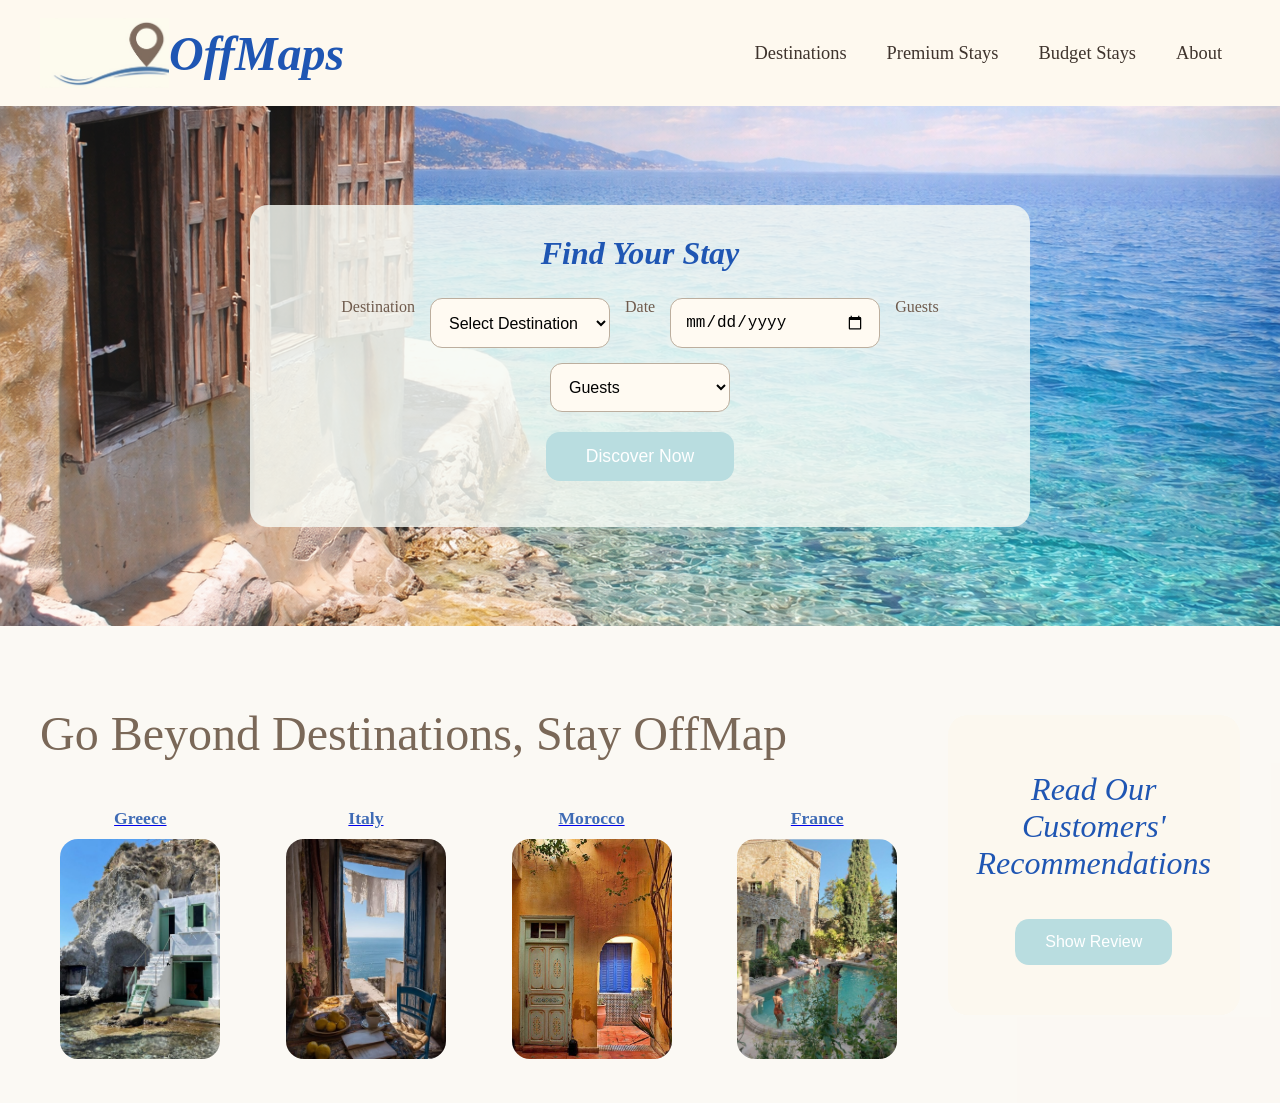
<file: index.html>
<!DOCTYPE html>
<html lang="en">
<head>
  <meta charset="UTF-8">
  <meta name="viewport" content="width=device-width, initial-scale=1.0">
  <title>OffMaps | Hidden Stays</title>
  <meta name="description" content="Discover hidden stays in Greece, Italy, Morocco and France with OffMaps.">
  <link rel="stylesheet" href="style.css">
</head>
<body>

  <header class="site-header">
    <div class="logo">
      <img src="images/offmapslogo.jpg" alt="OffMaps Logo">
      <span>OffMaps</span>
    </div>

    <nav class="main-nav">
      <a href="destinations.html">Destinations</a>
      <a href="#">Premium Stays</a>
      <a href="#">Budget Stays</a>
      <a href="#">About</a>
    </nav>
  </header>

  <section class="hero">
    <div class="hero-overlay">
      <div class="search-box">
        <h2>Find Your Stay</h2>

        <form id="stayForm" onsubmit="return searchStays()">
          <div class="form-row">
            <label for="destination">Destination</label>
            <select id="destination" name="destination" required>
              <option value="">Select Destination</option>
              <option value="Greece">Greece</option>
              <option value="Italy">Italy</option>
              <option value="Morocco">Morocco</option>
              <option value="France">France</option>
            </select>

            <label for="travelDate">Date</label>
            <input type="date" id="travelDate" name="travelDate" required>

            <label for="guests">Guests</label>
            <select id="guests" name="guests">
              <option value="">Guests</option>
              <option value="1">1 Guest</option>
              <option value="2">2 Guests</option>
              <option value="3">3 Guests</option>
              <option value="4">4+ Guests</option>
            </select>
          </div>

          <button type="submit">Discover Now</button>
        </form>

        <p id="formMessage"></p>
      </div>
    </div>
  </section>

  <section class="intro-section">
    <div class="intro-left">
      <h1>Go Beyond Destinations, Stay OffMap</h1>

      <div class="country-cards">
        <div class="country-card">
          <a href="greece.html">
            <h3>Greece</h3>
            <img src="images/ greecehome.jpg" alt="Greece stay">
          </a>
        </div>

        <div class="country-card">
          <a href="#">
            <h3>Italy</h3>
            <img src="images/italy.jpg" alt="Italy stay">
          </a>
        </div>

        <div class="country-card">
          <a href="#">
            <h3>Morocco</h3>
            <img src="images/moroccohome.jpg" alt="Morocco stay">
          </a>
        </div>

        <div class="country-card">
          <a href="#">
            <h3>France</h3>
            <img src="images/francehome.jpg" alt="France stay">
          </a>
        </div>
      </div>
    </div>

    <aside class="review-box">
      <h2>Read Our Customers' Recommendations</h2>
      <button onclick="showReview()">Show Review</button>
      <p id="reviewText"></p>
    </aside>
  </section>

  <script>
    function searchStays() {
      document.getElementById("formMessage").innerHTML = "Searching for your perfect stay...";
      return false;
    }

    function showReview() {
      document.getElementById("reviewText").innerHTML = "'OffMaps helped us find a hidden villa in Greece we never would have found on our own!' - Sarah J.";
    }
  </script>

</body>
</html>
</file>
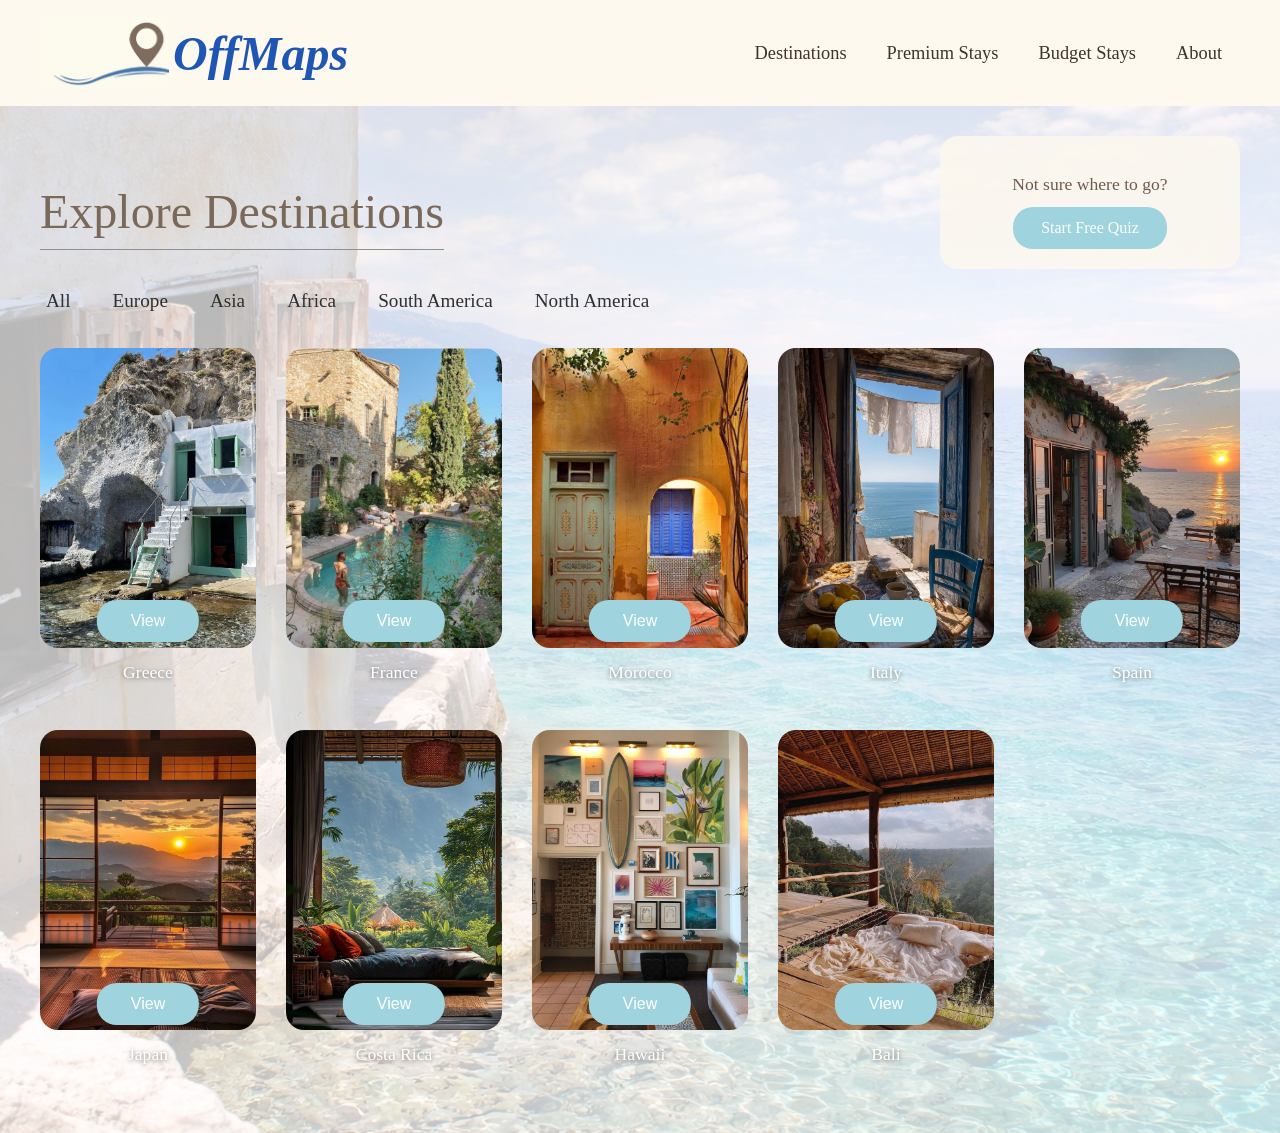
<file: destinations.html>
<!DOCTYPE html>
<html lang="en">
<head>
  <meta charset="UTF-8">
  <meta name="viewport" content="width=device-width, initial-scale=1.0">
  <title>OffMaps | Destinations</title>
  <meta name="description" content="Explore hidden destinations and unique stays with OffMaps.">
  <link rel="stylesheet" href="style.css">
</head>
<body>

  <header class="site-header">
    <div class="logo">
      <a href="index.html">
        <img src="images/offmapslogo.jpg" alt="OffMaps Logo">
        <span>OffMaps</span>
      </a>
    </div>

    <nav class="main-nav">
      <a href="destinations.html">Destinations</a>
      <a href="#">Premium Stays</a>
      <a href="#">Budget Stays</a>
      <a href="#">About</a>
    </nav>
  </header>

  <section class="destinations-page">
    <div class="destinations-overlay">

      <div class="destinations-top">
        <h1>Explore Destinations</h1>
        <div class="quiz-box">
          <p>Not sure where to go?</p>
          <a href="quiz.html" class="quiz-button">Start Free Quiz</a>
        </div>
      </div>

      <div class="continent-nav">
        <button class="continent-button" onclick="selectContinent(this)">All</button>
        <button class="continent-button" onclick="selectContinent(this)">Europe</button>
        <button class="continent-button" onclick="selectContinent(this)">Asia</button>
        <button class="continent-button" onclick="selectContinent(this)">Africa</button>
        <button class="continent-button" onclick="selectContinent(this)">South America</button>
        <button class="continent-button" onclick="selectContinent(this)">North America</button>
      </div>

      <div class="destination-grid">
        <div class="destination-card">
          <img src="images/ greecehome.jpg" alt="Greece stay">
          <a href="greece.html"><button type="button">View</button></a>
          <h3>Greece</h3>
        </div>

        <div class="destination-card">
          <img src="images/francehome.jpg" alt="France stay">
          <button type="button">View</button>
          <h3>France</h3>
        </div>

        <div class="destination-card">
          <img src="images/moroccohome.jpg" alt="Morocco stay">
          <button type="button">View</button>
          <h3>Morocco</h3>
        </div>

        <div class="destination-card">
          <img src="images/italy.jpg" alt="Italy stay">
          <button type="button">View</button>
          <h3>Italy</h3>
        </div>

        <div class="destination-card">
          <img src="images/spain.jpg" alt="Spain stay">
          <button type="button">View</button>
          <h3>Spain</h3>
        </div>

        <div class="destination-card">
          <img src="images/japan.jpg" alt="Japan stay">
          <button type="button">View</button>
          <h3>Japan</h3>
        </div>

        <div class="destination-card">
          <img src="images/ costarica.jpg" alt="Costa Rica stay">
          <button type="button">View</button>
          <h3>Costa Rica</h3>
        </div>

        <div class="destination-card">
          <img src="images/Hawaii.jpg" alt="Hawaii stay">
          <button type="button">View</button>
          <h3>Hawaii</h3>
        </div>

        <div class="destination-card">
          <img src="images/bali.jpg" alt="Bali stay">
          <button type="button">View</button>
          <h3>Bali</h3>
        </div>

      </div>

    </div>
  </section>

  <script>
    function selectContinent(element) {
      element.style.backgroundColor = "lightblue";
      element.style.color = "black";
    }
  </script>

</body>
</html>
</file>
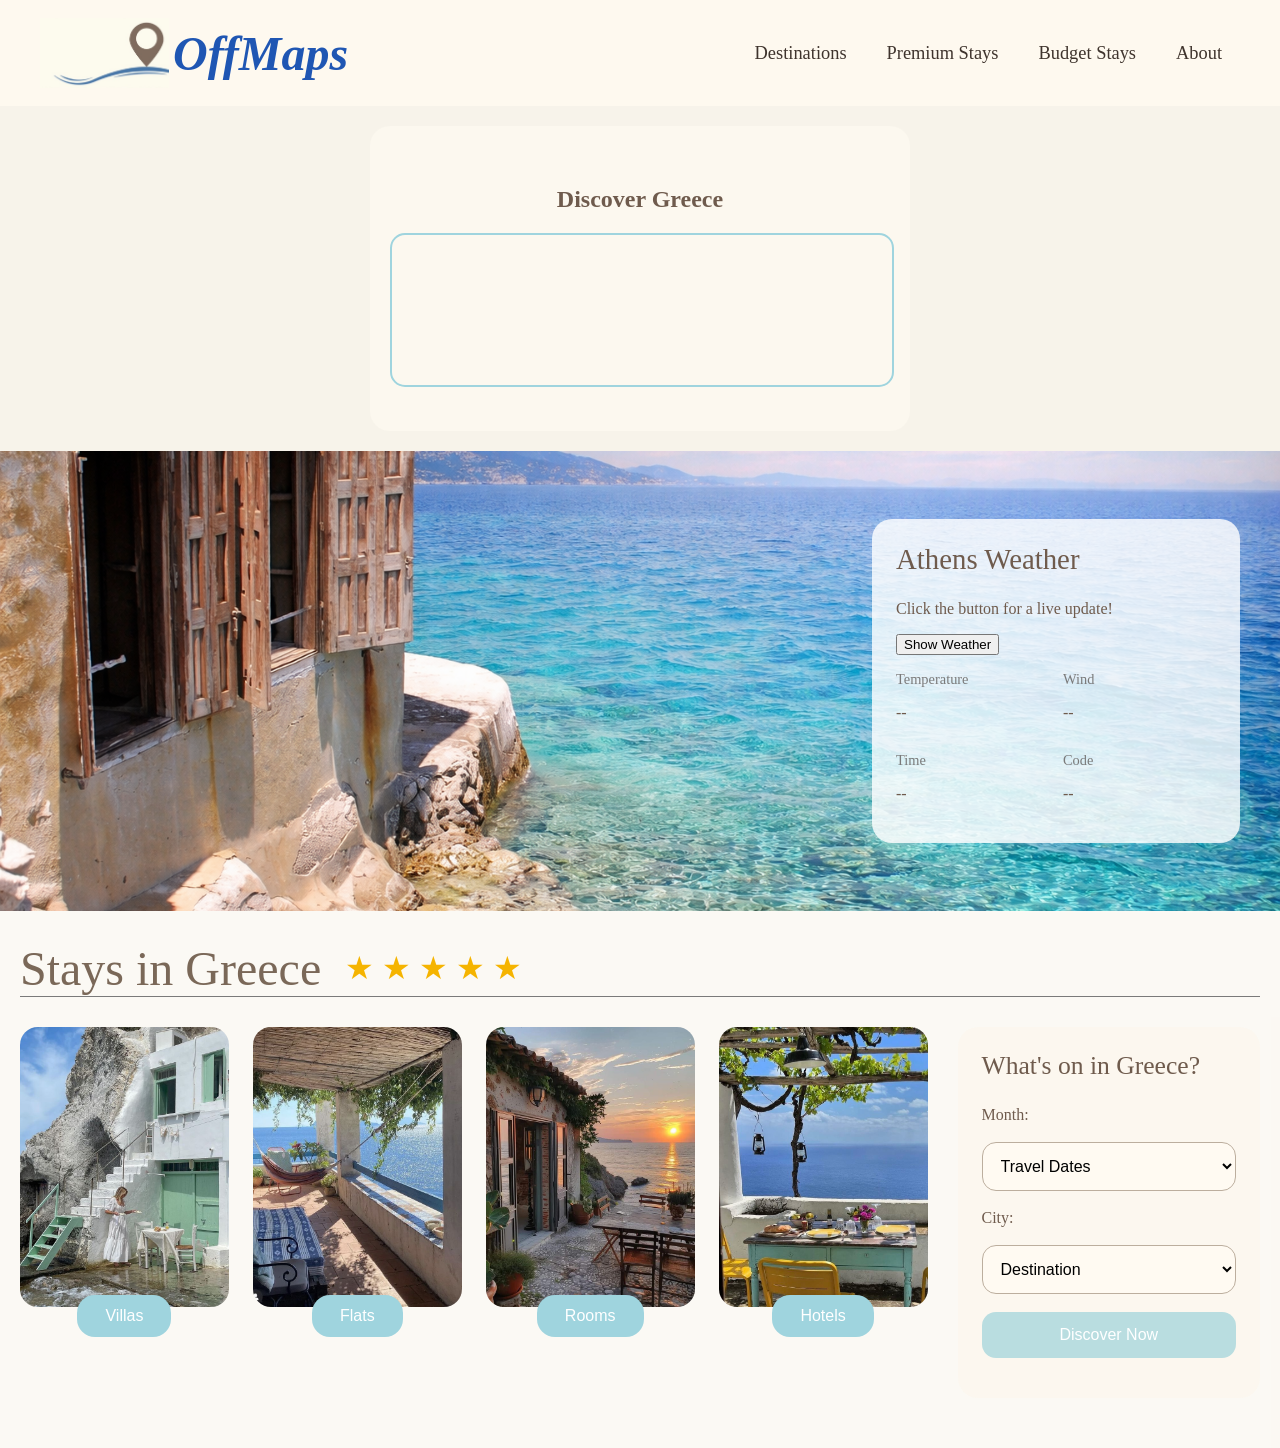
<file: greece.html>
<!DOCTYPE html>
<html lang="en">
<head>
  <meta charset="UTF-8">
  <meta name="viewport" content="width=device-width, initial-scale=1.0">
  <title>OffMaps | Stays in Greece</title>
  <meta name="description" content="Explore villas, flats, rooms and hotels in Greece with live Athens weather.">
  <link rel="stylesheet" href="style.css">
</head>
<body>

  <header class="site-header">
    <div class="logo">
      <a href="index.html">
        <img src="images/offmapslogo.jpg" alt="OffMaps Logo">
        <span>OffMaps</span>
      </a>
    </div>

    <nav class="main-nav">
      <a href="destinations.html">Destinations</a>
      <a href="#">Premium Stays</a>
      <a href="#">Budget Stays</a>
      <a href="#">About</a>
    </nav>
  </header>

  <section class="video-section">
  <div class="video-box">
    <h2>Discover Greece</h2>
    <iframe 
      width="560" 
      height="315" 
      src="https://www.youtube.com/embed/AKGkbdILcjU?si=XsSmKkEmdlSlWuHI" 
      title="YouTube video player" 
      frameborder="0" 
      allow="accelerometer; autoplay; clipboard-write; encrypted-media; gyroscope; picture-in-picture; web-share" 
      referrerpolicy="strict-origin-when-cross-origin" 
      allowfullscreen>
    </iframe>
  </div>
 </section>
    

  <section class="greece-hero">
    <div class="greece-weather-box">
      <h2>Athens Weather</h2>
      <p id="weatherStatus">Click the button for a live update!</p>
      <button onclick="getAthensWeather()">Show Weather</button>
      
      <div class="weather-grid">
        <div>
          <span class="weather-label">Temperature</span>
          <p id="temp">--</p>
        </div>
        <div>
          <span class="weather-label">Wind</span>
          <p id="wind">--</p>
        </div>
        <div>
          <span class="weather-label">Time</span>
          <p id="time">--</p>
        </div>
        <div>
          <span class="weather-label">Code</span>
          <p id="code">--</p>
        </div>
      </div>
    </div>
  </section>

  <section class="greece-page-section">
    <div class="greece-title-row">
      <h1>Stays in Greece</h1>
      <div class="stars">★ ★ ★ ★ ★</div>
    </div>

    <div class="greece-content">
      <div class="greece-stays-grid">
        <div class="stay-card">
          <img src="images/greecevillas.jpg" alt="Villa stay in Greece">
          <button>Villas</button>
        </div>
        <div class="stay-card">
          <img src="images/greeceflats.jpg" alt="Flat style stay with sea view">
          <button>Flats</button>
        </div>
        <div class="stay-card">
          <img src="images/spain.jpg" alt="Room stay in Greece">
          <button>Rooms</button>
        </div>
        <div class="stay-card">
          <img src="images/greecehotels.jpg" alt="Hotel stay in Greece">
          <button>Hotels</button>
        </div>
      </div>

      <aside class="trip-box">
        <h3>What's on in Greece?</h3>
        <form id="greeceTripForm" action="/action_page.php" onsubmit="return handleGreeceForm()">
          <label for="travelMonth">Month:</label>
          <select id="travelMonth" name="travelMonth" required>
            <option value="">Travel Dates</option>
            <option>April</option>
            <option>May</option>
            <option>June</option>
          </select>

          <label for="city">City:</label>
          <select id="city" name="city" required>
            <option value="">Destination</option>
            <option>Athens</option>
            <option>Santorini</option>
          </select>

          <button type="submit">Discover Now</button>
        </form>
        <p id="tripMessage"></p>
      </aside>
    </div>
  </section>

  <script>
    function getAthensWeather() {
      document.getElementById("weatherStatus").innerHTML = "Fetching data...";
      
      document.getElementById("temp").innerHTML = "22°C";
      document.getElementById("wind").innerHTML = "12 km/h";
      document.getElementById("time").innerHTML = "14:30";
      document.getElementById("code").innerHTML = "Code: 0";
      document.getElementById("weatherStatus").innerHTML = "Live weather in Athens right now";
    }

    function handleGreeceForm() {
      document.getElementById("tripMessage").innerHTML = "Your Greece trip ideas are ready to explore.";
      return false;
    }
  </script>

</body>
</html>
</file>
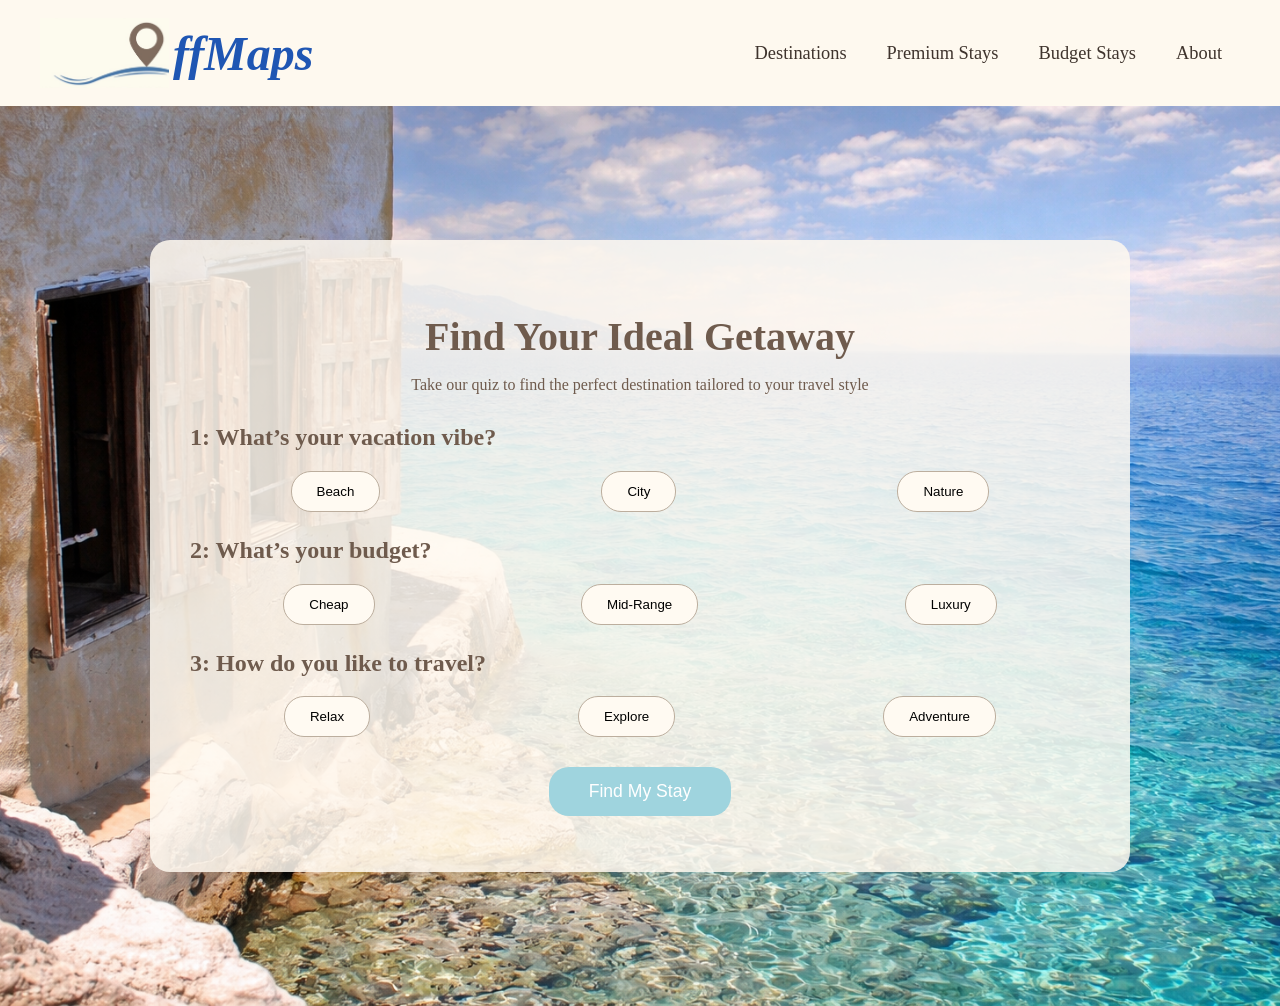
<file: quiz.html>
<!DOCTYPE html>
<html lang="en">
<head>
  <meta charset="UTF-8">
  <meta name="viewport" content="width=device-width, initial-scale=1.0">
  <title>OffMaps | Travel Quiz</title>
  <meta name="description" content="Take our travel quiz to find your perfect destination.">
  <link rel="stylesheet" href="style.css">
</head>
<body>

<header class="site-header">
  <div class="logo">
    <a href="index.html">
      <img src="images/offmapslogo.jpg">
      <span>ffMaps</span>
    </a>
  </div>

  <nav class="main-nav">
    <a href="destinations.html">Destinations</a>
    <a href="#">Premium Stays</a>
    <a href="#">Budget Stays</a>
    <a href="#">About</a>
  </nav>
</header>

<section class="quiz-hero">

  <div class="quiz-container">

    <div class="quiz-header">
      <h1>Find Your Ideal Getaway</h1>
      <p>Take our quiz to find the perfect destination tailored to your travel style</p>
    </div>

    <!-- QUESTION 1 -->
    <div class="quiz-question">
  <h2>1: What’s your vacation vibe?</h2>
  <div class="quiz-images">
    <button class="quiz-option" onclick="selectOption(this)">Beach</button>
    <button class="quiz-option" onclick="selectOption(this)">City</button>
    <button class="quiz-option" onclick="selectOption(this)">Nature</button>
  </div>
 </div>

    <!-- QUESTION 2 -->
    <div class="quiz-question">
  <h2>2: What’s your budget?</h2>
  <div class="quiz-buttons">
    <button class="quiz-option" onclick="selectOption(this)">Cheap</button>
    <button class="quiz-option" onclick="selectOption(this)">Mid-Range</button>
    <button class="quiz-option" onclick="selectOption(this)">Luxury</button>
  </div>
 </div>

    <!-- QUESTION 3 -->
    <div class="quiz-question">
  <h2>3: How do you like to travel?</h2>
  <div class="quiz-buttons">
    <button class="quiz-option" onclick="selectOption(this)">Relax</button>
    <button class="quiz-option" onclick="selectOption(this)">Explore</button>
    <button class="quiz-option" onclick="selectOption(this)">Adventure</button>
  </div>
 </div>

    <button id="quizSubmit" onclick="findStay()">Find My Stay</button>
 <p id="quizResult"></p>

  </div>

</section>
<script>
  function selectOption(element) {
    element.style.backgroundColor = "lightblue";
    element.style.border = "2px solid blue";
  }

  function findStay() {
    document.getElementById("quizResult").innerHTML = "We recommend Greece or Bali based on your vibe! 🌊";
  }
</script>
</file>
<file: style.css>
body {
  margin: 0;
  font-family: "Times New Roman", serif;
  background-color: #f7f3ea;
  color: #6f5b4d;
}

.site-header {
  display: flex;
  justify-content: space-between;
  align-items: center;
  background: rgba(255, 250, 240, 0.92);
  padding: 18px 40px;
}

.logo {
  font-size: 3rem;
  color: #4e70aa;
  font-style: italic;
  font-weight: bold;
  font-family:cursive;
}

.main-nav a {
  margin: 0 18px;
  text-decoration: none;
  color: #3f342d;
  font-size: 1.15rem;
}

.main-nav a:hover {
  color: #7bbdc7;
}




.hero {
  background-image: url("images/hero.jpg.png");
  background-size: cover;
  background-position: center;
  min-height: 500px;
}

.hero-overlay {
  background: rgba(255, 255, 255, 0.08);
  min-height: 520px;
  display: flex;
  justify-content: center;
  align-items: center;
}

.search-box {
  background: rgba(247, 250, 245, 0.82);
  padding: 30px;
  border-radius: 18px;
  width: 70%;
  max-width: 720px;
  text-align: center;
}

.search-box h2 {
  margin-top: 0;
  color: #1f56b3;
  font-style: italic;
  font-size: 2rem;
}

.form-row {
  display: flex;
  gap: 15px;
  justify-content: center;
  flex-wrap: wrap;
  margin-bottom: 20px;
}

.form-row select,
.form-row input {
  padding: 14px;
  border-radius: 12px;
  border: 1px solid #bcae9e;
  font-size: 1rem;
  min-width: 180px;
  background-color: #fffaf2;
}

.search-box button {
  background-color: #b9dde0;
  border: none;
  padding: 14px 40px;
  border-radius: 14px;
  font-size: 1.1rem;
  color: white;
  cursor: pointer;
}

.search-box button:hover {
  background-color: #93c9cf;
}

#formMessage {
  margin-top: 15px;
  font-size: 1rem;
}

.intro-section {
  display: grid;
  grid-template-columns: 3fr 1fr;
  gap: 30px;
  padding: 40px;
  background: rgba(255, 255, 255, 0.45);
}

.intro-left h1 {
  font-size: 3rem;
  font-weight: normal;
  margin-bottom: 30px;
  color: #7a6858;
}

.country-cards {
  display: grid;
  grid-template-columns: repeat(4, 1fr);
  gap: 25px;
}

.country-card {
  text-align: center;
}

.country-card h3 {
  margin-bottom: 10px;
  color: #3f6bb5;
  font-size: 1.1rem;
}

.country-card img {
  width: 100%;
  max-width: 160px;
  height: 220px;
  object-fit: cover;
  border-radius: 18px;
}

.review-box {
  background: #fcf8ef;
  border-radius: 20px;
  padding: 30px 20px;
  text-align: center;
  align-self: center;
}

.review-box h2 {
  color: #1f56b3;
  font-style: italic;
  font-size: 2rem;
  font-weight: normal;
}

.review-box button {
  background-color: #b9dde0;
  border: none;
  padding: 14px 30px;
  border-radius: 14px;
  color: white;
  font-size: 1rem;
  cursor: pointer;
  margin-top: 10px;
}

#reviewText {
  margin-top: 20px;
  line-height: 1.5;
}

@media (max-width: 1000px) {
  .intro-section {
    grid-template-columns: 1fr;
  }

  .country-cards {
    grid-template-columns: repeat(2, 1fr);
  }

  .intro-left h1 {
    font-size: 2.2rem;
  }
}

@media (max-width: 700px) {
  .site-header {
    flex-direction: column;
    gap: 15px;
    padding: 20px;
  }

  .main-nav {
    display: flex;
    flex-wrap: wrap;
    justify-content: center;
  }

  .search-box {
    width: 88%;
    padding: 20px;
  }

  .country-cards {
    grid-template-columns: 1fr;
  }

  .intro-left h1 {
    font-size: 1.9rem;
  }
}.logo {
  display: flex;
  align-items: center;
  gap: 0px;
}

.logo img {
  height: 70px;
  width:auto;
}

.logo span {
  font-size: 3rem;
  color: #1f56b3;
  font-style: italic;
  font-weight: bold;
}
.logo a {
  display: flex;
  align-items: center;
  gap: 4px;
  text-decoration: none;
}

.destinations-page {
  background-image: url("images/hero.jpg.png");
  background-size: cover;
  background-position: center;
  min-height: 100vh;
}

.destinations-overlay {
  background: rgba(255, 255, 255, 0.72);
  min-height: 100vh;
  padding: 30px 40px 50px;
}

.destinations-top {
  display: flex;
  justify-content: space-between;
  align-items: center;
  gap: 20px;
}

.destinations-top h1 {
  font-size: 3rem;
  font-weight: normal;
  color: #7a6858;
  margin-bottom: 10px;
  border-bottom: 1px solid #8f8f8f;
  padding-bottom: 10px;
}

.quiz-box {
  background: rgba(252, 248, 239, 0.9);
  border-radius: 18px;
  padding: 20px 25px;
  text-align: center;
  min-width: 250px;
}

.quiz-box p {
  font-size: 1.1rem;
  margin-bottom: 12px;
  color: #6f5b4d;
}

.quiz-button {
  display: inline-block;
  background-color: #9fd4de;
  color: white;
  text-decoration: none;
  padding: 12px 28px;
  border-radius: 20px;
  font-size: 1rem;
}

.continent-nav {
  display: flex;
  flex-wrap: wrap;
  gap: 30px;
  align-items: center;
  margin: 20px 0 35px;
  font-size: 1.2rem;
}

.continent-button {
  background: none;
  border: none;
  font-family: "Times New Roman", serif;
  font-size: 1.2rem;
  color: #2f2f2f;
  cursor: pointer;
}

.continent-button.active {
  background-color: #9fd4de;
  color: white;
  padding: 8px 28px;
  border-radius: 20px;
}

.destination-grid {
  display: grid;
  grid-template-columns: repeat(5, 1fr);
  gap: 30px;
  align-items: start;
}

.destination-card {
  text-align: center;
  position: relative;
}

.destination-card a {
  text-decoration: none;
  color: inherit;
  display: block;
}

.destination-card img {
  width: 100%;
  height: 300px;
  object-fit: cover;
  border-radius: 18px;
  display: block;
}

.destination-card button {
  position: absolute;
  left: 50%;
  bottom: 58px;
  transform: translateX(-50%);
  background-color: #9fd4de;
  border: none;
  color: white;
  padding: 12px 34px;
  border-radius: 20px;
  font-size: 1rem;
  cursor: pointer;
}

.destination-card h3 {
  margin-top: 14px;
  font-size: 1.1rem;
  font-weight: normal;
  color: #ffffff;
  text-shadow: 0 1px 4px rgba(0,0,0,0.5);
}

@media (max-width: 1200px) {
  .destination-grid {
    grid-template-columns: repeat(3, 1fr);
  }
}

@media (max-width: 800px) {
  .destinations-top {
    flex-direction: column;
    align-items: flex-start;
  }

  .destination-grid {
    grid-template-columns: repeat(2, 1fr);
  }
}

@media (max-width: 550px) {
  .destination-grid {
    grid-template-columns: 1fr;
  }

  .continent-nav {
    gap: 15px;
  }
}
.logo a {
  display: flex;
  align-items: center;
  gap: 4px;
  text-decoration: none;
}

.greece-hero {
  background-image: url("images/hero.jpg.png");
  background-size: cover;
  background-position: center;
  min-height: 380px;
  display: flex;
  justify-content: flex-end;
  align-items: center;
  padding: 40px;
}

.greece-weather-box {
  background: rgba(255, 255, 255, 0.82);
  border-radius: 20px;
  padding: 24px;
  width: 320px;
}

.greece-weather-box h2 {
  margin-top: 0;
  color: #6f5b4d;
  font-size: 1.8rem;
  font-weight: normal;
}

.weather-grid {
  display: grid;
  grid-template-columns: 1fr 1fr;
  gap: 14px;
  margin-top: 16px;
}

.weather-label {
  display: block;
  font-size: 0.9rem;
  color: #7a7a7a;
}

.greece-page-section {
  background: rgba(255, 255, 255, 0.45);
  padding: 30px 20px 50px;
}

.greece-title-row {
  display: flex;
  align-items: center;
  gap: 24px;
  border-bottom: 1px solid #7a7a7a;
  margin-bottom: 30px;
}

.greece-title-row h1 {
  font-size: 3rem;
  font-weight: normal;
  color: #7a6858;
  margin: 0;
}

.stars {
  color: #f5b400;
  font-size: 2rem;
}

.greece-content {
  display: grid;
  grid-template-columns: 3fr 1fr;
  gap: 30px;
}

.greece-stays-grid {
  display: grid;
  grid-template-columns: repeat(4, 1fr);
  gap: 24px;
}

.stay-card {
  text-align: center;
}

.stay-card img {
  width: 100%;
  height: 280px;
  object-fit: cover;
  border-radius: 18px;
  display: block;
}

.stay-card button {
  margin-top: -58px;
  position: relative;
  z-index: 2;
  background-color: #9fd4de;
  border: none;
  color: white;
  padding: 12px 28px;
  border-radius: 18px;
  font-size: 1rem;
  cursor: pointer;
}

.trip-box {
  background: rgba(252, 248, 239, 0.92);
  border-radius: 20px;
  padding: 24px;
}

.trip-box h3 {
  font-size: 1.6rem;
  font-weight: normal;
  color: #6f5b4d;
  margin-top: 0;
}

.trip-box form {
  display: flex;
  flex-direction: column;
  gap: 18px;
}

.trip-box select,
.trip-box button {
  padding: 14px;
  border-radius: 14px;
  font-size: 1rem;
}

.trip-box select {
  border: 1px solid #bcae9e;
  background: #fffaf2;
}

.trip-box button {
  background-color: #b9dde0;
  border: none;
  color: white;
  cursor: pointer;
}

#tripMessage {
  margin-top: 14px;
}

@media (max-width: 1000px) {
  .greece-content {
    grid-template-columns: 1fr;
  }

  .greece-stays-grid {
    grid-template-columns: repeat(2, 1fr);
  }
}

@media (max-width: 650px) {
  .greece-stays-grid {
    grid-template-columns: 1fr;
  }

  .greece-title-row {
    flex-direction: column;
    align-items: flex-start;
  }

  .greece-hero {
    justify-content: center;
    padding: 20px;
  }
}
.quiz-hero {
  background-image: url("images/hero.jpg.png");
  background-size: cover;
  background-position: center;
  min-height: 100vh;
  display: flex;
  justify-content: center;
  align-items: center;
}

.quiz-container {
  background: rgba(255, 250, 240, 0.85);
  padding: 40px;
  border-radius: 20px;
  width: 80%;
  max-width: 900px;
}

.quiz-header h1 {
  font-size: 2.5rem;
  text-align: center;
  margin-bottom: 10px;
}

.quiz-header p {
  text-align: center;
  margin-bottom: 30px;
}

.quiz-question {
  margin-bottom: 25px;
}

.quiz-images,
.quiz-buttons {
  display: flex;
  justify-content: space-around;
  gap: 20px;
}

.quiz-option {
  padding: 12px 25px;
  border-radius: 20px;
  border: 1px solid #bcae9e;
  background: #fffaf2;
  cursor: pointer;
}

.quiz-option.selected {
  background-color: #9fd4de;
  color: white;
}

#quizSubmit {
  display: block;
  margin: 30px auto 10px;
  padding: 14px 40px;
  background-color: #9fd4de;
  border: none;
  border-radius: 20px;
  color: white;
  font-size: 1.1rem;
}

#quizResult {
  text-align: center;
  margin-top: 10px;
}
.video-box {
  text-align: center;
  padding: 40px 20px;
  background-color: #fcf8ef;
  border-radius: 20px;
  margin: 20px auto;
  max-width: 500px;
}

.video-box iframe {
  width: 100%;
  max-width: 700px;
  height: 150px;
  border-radius: 15px;
  border: 2px solid #9fd4de;
}
</file>
